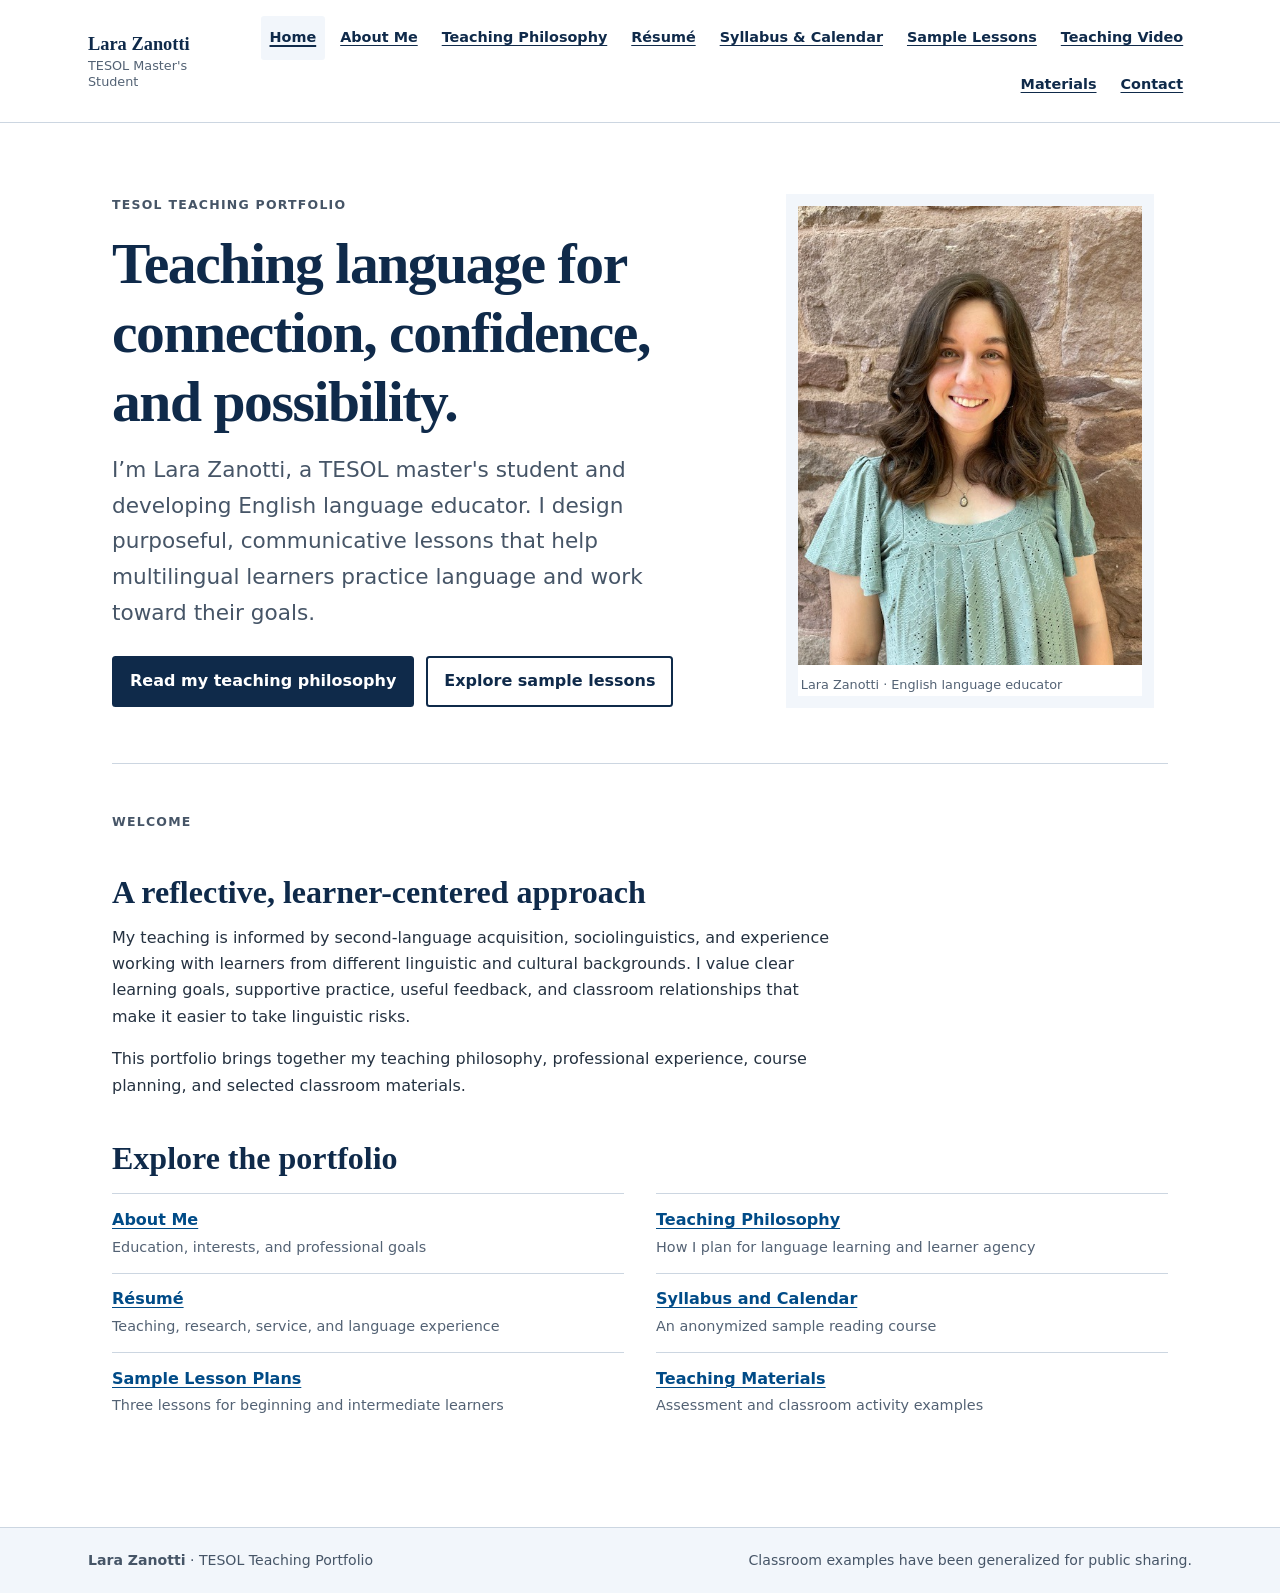
<file: index.html>
<!doctype html>
<html lang="en">
<head>
  <meta charset="utf-8">
  <meta name="viewport" content="width=device-width, initial-scale=1">
  <meta name="theme-color" content="#0f2a4a">
  <meta name="description" content="Lara Zanotti's TESOL teaching portfolio.">
  <title>Home | Lara Zanotti</title>
  <link rel="stylesheet" href="styles.css">
  <script src="script.js" defer></script>
</head>
<body>
  <a class="skip-link" href="#main">Skip to main content</a>
  <header class="site-header">
    <div class="header-inner">
      <a class="brand" href="index.html" aria-label="Lara Zanotti, home">
        <span class="brand-name">Lara Zanotti</span>
        <span class="brand-role">TESOL Master's Student</span>
      </a>
      <button class="nav-toggle" type="button" aria-expanded="false" aria-controls="primary-nav" aria-label="Open navigation menu">
        <span class="nav-toggle-lines" aria-hidden="true"></span>
      </button>
      <nav class="primary-nav" id="primary-nav" aria-label="Main navigation">
        <a href="index.html" aria-current="page">Home</a><a href="about.html">About Me</a><a href="teaching-philosophy.html">Teaching Philosophy</a><a href="resume.html">Résumé</a><a href="syllabus-calendar.html">Syllabus & Calendar</a><a href="lesson-plans.html">Sample Lessons</a><a href="teaching-video.html">Teaching Video</a><a href="materials.html">Materials</a><a href="contact.html">Contact</a>
      </nav>
    </div>
  </header>
  <main id="main" class="page-content">
    <section class="hero" aria-labelledby="home-title">
  <div class="hero-copy">
    <p class="eyebrow">TESOL teaching portfolio</p>
    <h1 id="home-title">Teaching language for connection, confidence, and possibility.</h1>
    <p class="lede">I’m Lara Zanotti, a TESOL master's student and developing English language educator. I design purposeful, communicative lessons that help multilingual learners practice language and work toward their goals.</p>
    <div class="action-row">
      <a class="button-link" href="teaching-philosophy.html">Read my teaching philosophy</a>
      <a class="button-link secondary" href="lesson-plans.html">Explore sample lessons</a>
    </div>
  </div>
  <figure class="hero-photo">
    <img src="assets/images/lara-zanotti-portrait.jpg" width="480" height="640" alt="Portrait of Lara Zanotti, TESOL master's student">
    <figcaption>Lara Zanotti · English language educator</figcaption>
  </figure>
</section>
<div class="section-rule"></div>
<section aria-labelledby="welcome-title">
  <p class="eyebrow">Welcome</p>
  <h2 id="welcome-title">A reflective, learner-centered approach</h2>
  <p>My teaching is informed by second-language acquisition, sociolinguistics, and experience working with learners from different linguistic and cultural backgrounds. I value clear learning goals, supportive practice, useful feedback, and classroom relationships that make it easier to take linguistic risks.</p>
  <p>This portfolio brings together my teaching philosophy, professional experience, course planning, and selected classroom materials.</p>
</section>
<section aria-labelledby="portfolio-links-title">
  <h2 id="portfolio-links-title">Explore the portfolio</h2>
  <ul class="text-link-list">
    <li><a href="about.html">About Me</a><br><span class="fine-print">Education, interests, and professional goals</span></li>
    <li><a href="teaching-philosophy.html">Teaching Philosophy</a><br><span class="fine-print">How I plan for language learning and learner agency</span></li>
    <li><a href="resume.html">Résumé</a><br><span class="fine-print">Teaching, research, service, and language experience</span></li>
    <li><a href="syllabus-calendar.html">Syllabus and Calendar</a><br><span class="fine-print">An anonymized sample reading course</span></li>
    <li><a href="lesson-plans.html">Sample Lesson Plans</a><br><span class="fine-print">Three lessons for beginning and intermediate learners</span></li>
    <li><a href="materials.html">Teaching Materials</a><br><span class="fine-print">Assessment and classroom activity examples</span></li>
  </ul>
</section>
  </main>
  <footer class="site-footer">
    <div class="footer-inner">
      <p><strong>Lara Zanotti</strong> · TESOL Teaching Portfolio</p>
      <p>Classroom examples have been generalized for public sharing.</p>
    </div>
  </footer>
</body>
</html>
</file>
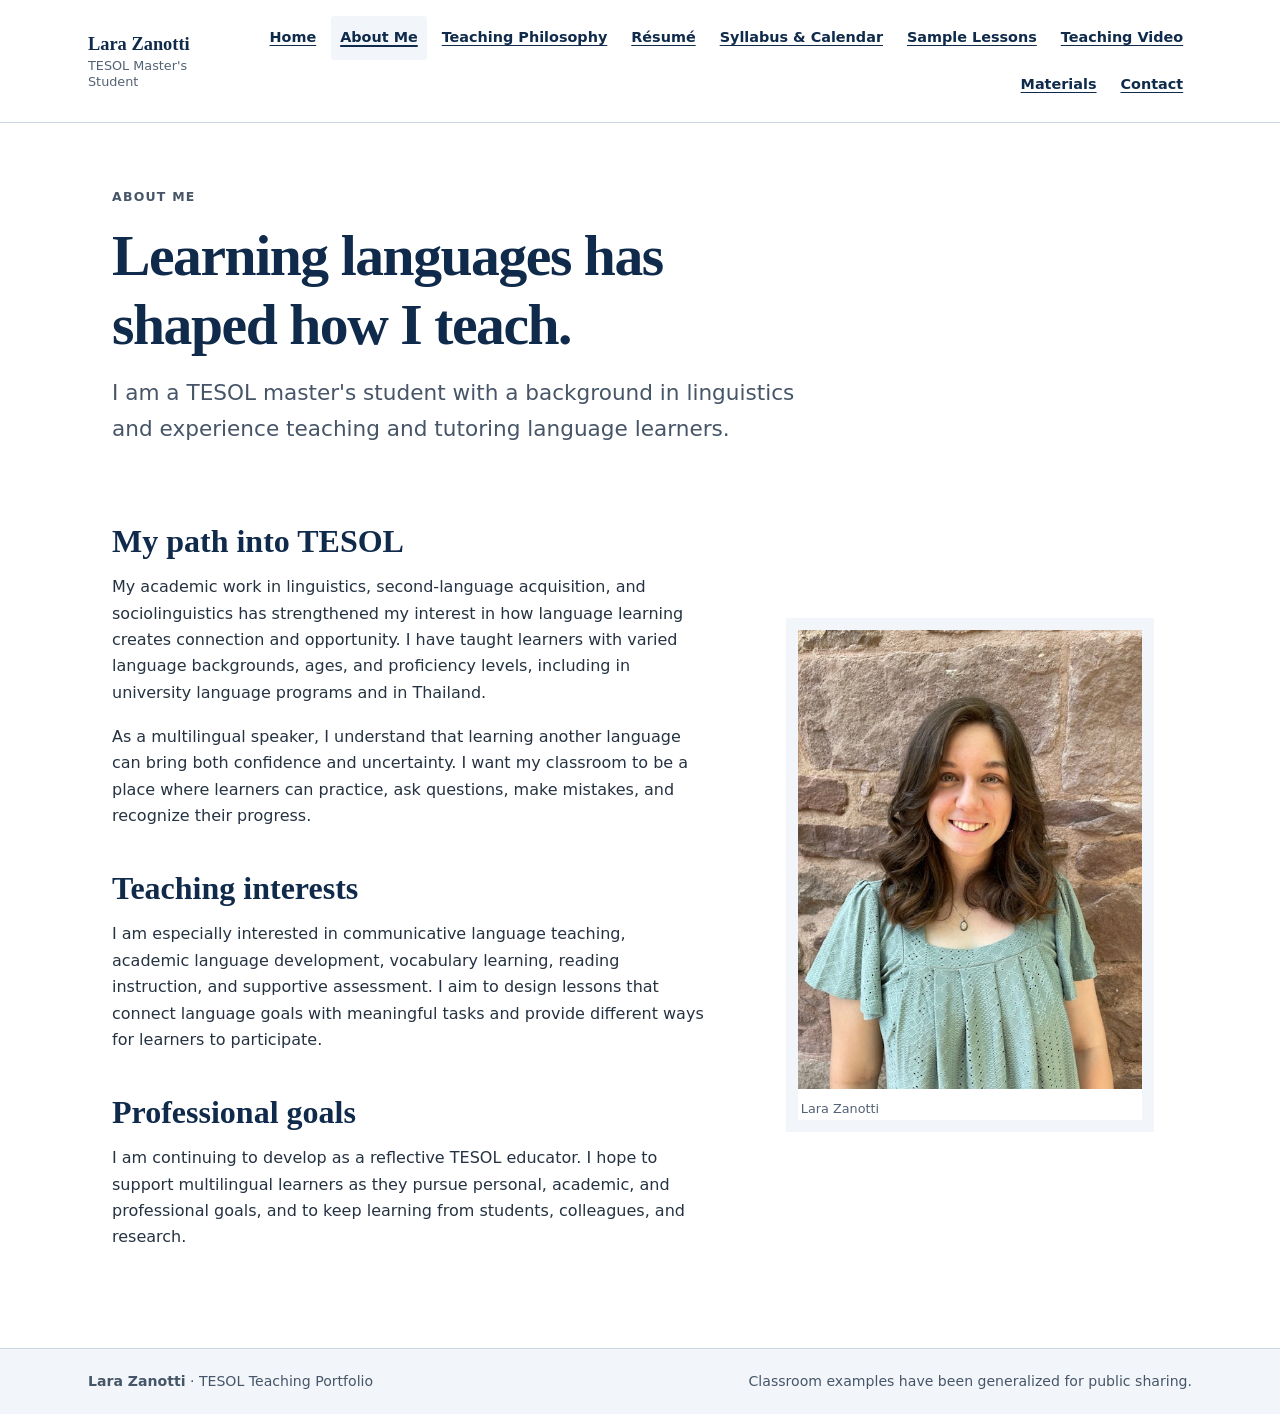
<file: about.html>
<!doctype html>
<html lang="en">
<head>
  <meta charset="utf-8">
  <meta name="viewport" content="width=device-width, initial-scale=1">
  <meta name="theme-color" content="#0f2a4a">
  <meta name="description" content="Lara Zanotti's TESOL teaching portfolio.">
  <title>About Me | Lara Zanotti</title>
  <link rel="stylesheet" href="styles.css">
  <script src="script.js" defer></script>
</head>
<body>
  <a class="skip-link" href="#main">Skip to main content</a>
  <header class="site-header">
    <div class="header-inner">
      <a class="brand" href="index.html" aria-label="Lara Zanotti, home">
        <span class="brand-name">Lara Zanotti</span>
        <span class="brand-role">TESOL Master's Student</span>
      </a>
      <button class="nav-toggle" type="button" aria-expanded="false" aria-controls="primary-nav" aria-label="Open navigation menu">
        <span class="nav-toggle-lines" aria-hidden="true"></span>
      </button>
      <nav class="primary-nav" id="primary-nav" aria-label="Main navigation">
        <a href="index.html">Home</a><a href="about.html" aria-current="page">About Me</a><a href="teaching-philosophy.html">Teaching Philosophy</a><a href="resume.html">Résumé</a><a href="syllabus-calendar.html">Syllabus & Calendar</a><a href="lesson-plans.html">Sample Lessons</a><a href="teaching-video.html">Teaching Video</a><a href="materials.html">Materials</a><a href="contact.html">Contact</a>
      </nav>
    </div>
  </header>
  <main id="main" class="page-content">
    <header class="page-intro">
  <p class="eyebrow">About me</p>
  <h1>Learning languages has shaped how I teach.</h1>
  <p class="lede">I am a TESOL master's student with a background in linguistics and experience teaching and tutoring language learners.</p>
</header>
<div class="hero">
  <div class="prose">
    <h2>My path into TESOL</h2>
    <p>My academic work in linguistics, second-language acquisition, and sociolinguistics has strengthened my interest in how language learning creates connection and opportunity. I have taught learners with varied language backgrounds, ages, and proficiency levels, including in university language programs and in Thailand.</p>
    <p>As a multilingual speaker, I understand that learning another language can bring both confidence and uncertainty. I want my classroom to be a place where learners can practice, ask questions, make mistakes, and recognize their progress.</p>
    <h2>Teaching interests</h2>
    <p>I am especially interested in communicative language teaching, academic language development, vocabulary learning, reading instruction, and supportive assessment. I aim to design lessons that connect language goals with meaningful tasks and provide different ways for learners to participate.</p>
    <h2>Professional goals</h2>
    <p>I am continuing to develop as a reflective TESOL educator. I hope to support multilingual learners as they pursue personal, academic, and professional goals, and to keep learning from students, colleagues, and research.</p>
  </div>
  <figure class="hero-photo">
    <img src="assets/images/lara-zanotti-portrait.jpg" width="480" height="640" alt="Portrait of Lara Zanotti">
    <figcaption>Lara Zanotti</figcaption>
  </figure>
</div>
  </main>
  <footer class="site-footer">
    <div class="footer-inner">
      <p><strong>Lara Zanotti</strong> · TESOL Teaching Portfolio</p>
      <p>Classroom examples have been generalized for public sharing.</p>
    </div>
  </footer>
</body>
</html>
</file>
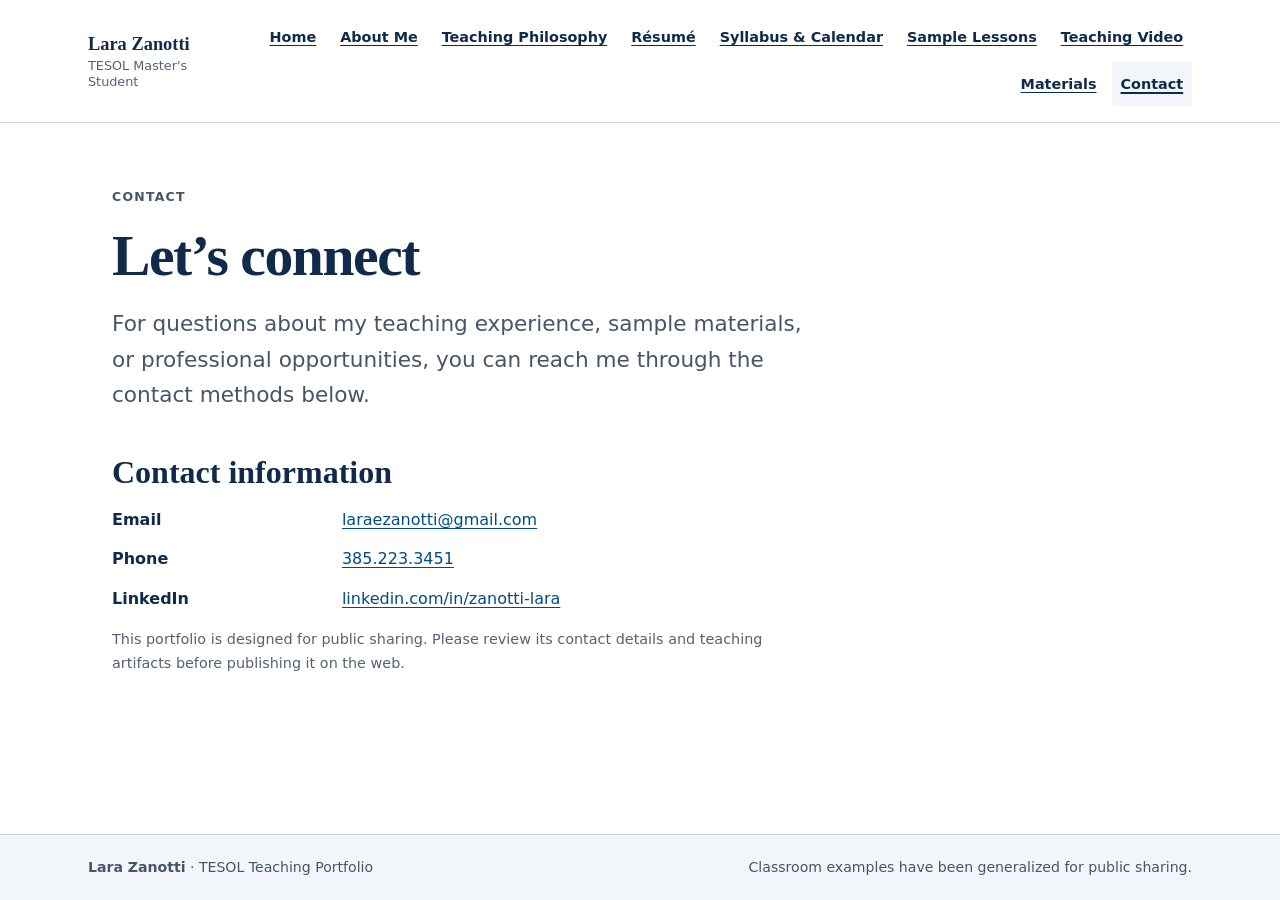
<file: contact.html>
<!doctype html>
<html lang="en">
<head>
  <meta charset="utf-8">
  <meta name="viewport" content="width=device-width, initial-scale=1">
  <meta name="theme-color" content="#0f2a4a">
  <meta name="description" content="Lara Zanotti's TESOL teaching portfolio.">
  <title>Contact | Lara Zanotti</title>
  <link rel="stylesheet" href="styles.css">
  <script src="script.js" defer></script>
</head>
<body>
  <a class="skip-link" href="#main">Skip to main content</a>
  <header class="site-header">
    <div class="header-inner">
      <a class="brand" href="index.html" aria-label="Lara Zanotti, home">
        <span class="brand-name">Lara Zanotti</span>
        <span class="brand-role">TESOL Master's Student</span>
      </a>
      <button class="nav-toggle" type="button" aria-expanded="false" aria-controls="primary-nav" aria-label="Open navigation menu">
        <span class="nav-toggle-lines" aria-hidden="true"></span>
      </button>
      <nav class="primary-nav" id="primary-nav" aria-label="Main navigation">
        <a href="index.html">Home</a><a href="about.html">About Me</a><a href="teaching-philosophy.html">Teaching Philosophy</a><a href="resume.html">Résumé</a><a href="syllabus-calendar.html">Syllabus & Calendar</a><a href="lesson-plans.html">Sample Lessons</a><a href="teaching-video.html">Teaching Video</a><a href="materials.html">Materials</a><a href="contact.html" aria-current="page">Contact</a>
      </nav>
    </div>
  </header>
  <main id="main" class="page-content">
    <header class="page-intro">
  <p class="eyebrow">Contact</p>
  <h1>Let’s connect</h1>
  <p class="lede">For questions about my teaching experience, sample materials, or professional opportunities, you can reach me through the contact methods below.</p>
</header>
<section aria-labelledby="contact-options">
  <h2 id="contact-options">Contact information</h2>
  <dl class="definition-list">
    <dt>Email</dt><dd><a href="mailto:laraezanotti@gmail.com">laraezanotti@gmail.com</a></dd>
    <dt>Phone</dt><dd><a href="tel:+13852233451">385.223.3451</a></dd>
    <dt>LinkedIn</dt><dd><a href="https://www.linkedin.com/in/zanotti-lara">linkedin.com/in/zanotti-lara</a></dd>
  </dl>
</section>
<p class="fine-print">This portfolio is designed for public sharing. Please review its contact details and teaching artifacts before publishing it on the web.</p>
  </main>
  <footer class="site-footer">
    <div class="footer-inner">
      <p><strong>Lara Zanotti</strong> · TESOL Teaching Portfolio</p>
      <p>Classroom examples have been generalized for public sharing.</p>
    </div>
  </footer>
</body>
</html>
</file>
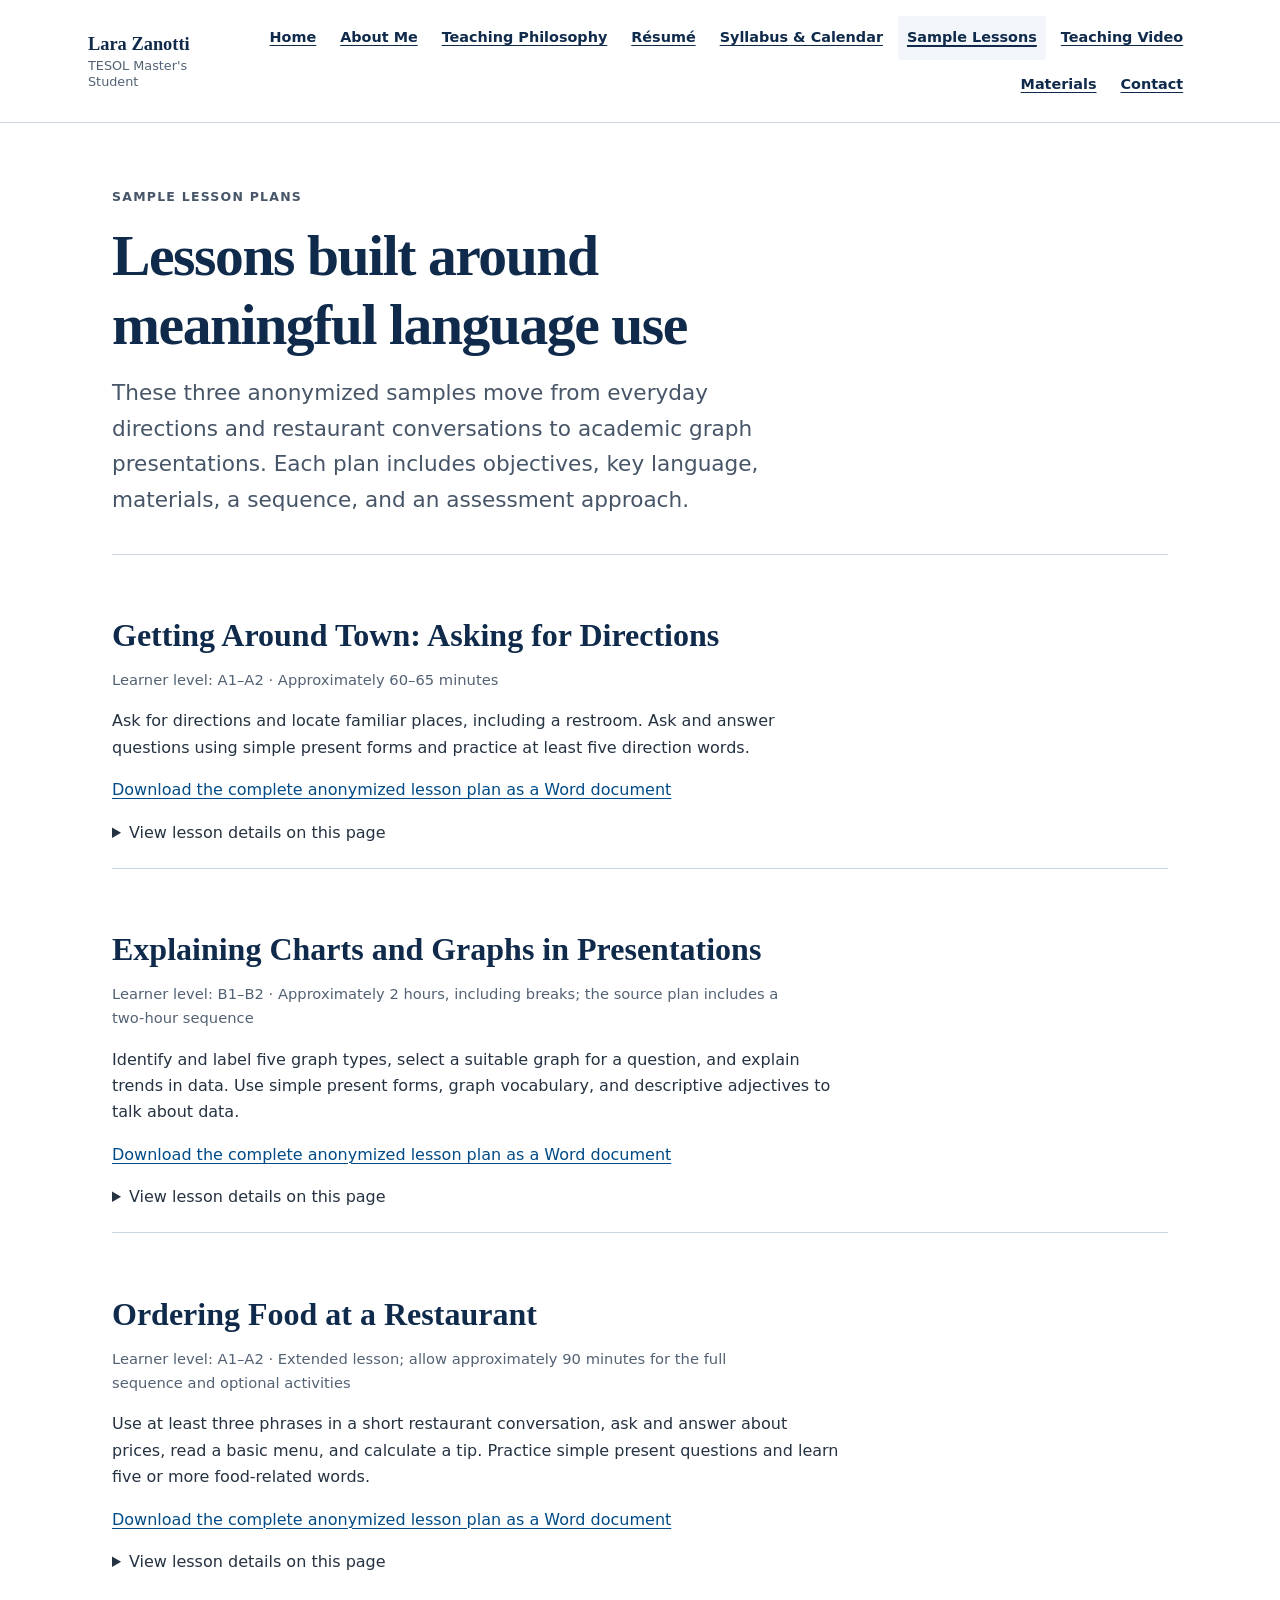
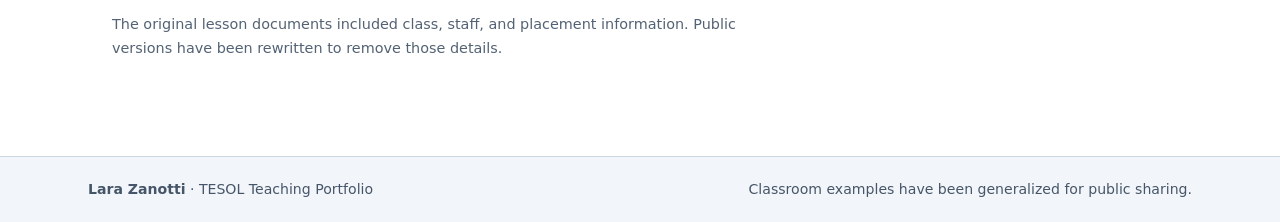
<file: lesson-plans.html>
<!doctype html>
<html lang="en">
<head>
  <meta charset="utf-8">
  <meta name="viewport" content="width=device-width, initial-scale=1">
  <meta name="theme-color" content="#0f2a4a">
  <meta name="description" content="Lara Zanotti's TESOL teaching portfolio.">
  <title>Sample Lesson Plans | Lara Zanotti</title>
  <link rel="stylesheet" href="styles.css">
  <script src="script.js" defer></script>
</head>
<body>
  <a class="skip-link" href="#main">Skip to main content</a>
  <header class="site-header">
    <div class="header-inner">
      <a class="brand" href="index.html" aria-label="Lara Zanotti, home">
        <span class="brand-name">Lara Zanotti</span>
        <span class="brand-role">TESOL Master's Student</span>
      </a>
      <button class="nav-toggle" type="button" aria-expanded="false" aria-controls="primary-nav" aria-label="Open navigation menu">
        <span class="nav-toggle-lines" aria-hidden="true"></span>
      </button>
      <nav class="primary-nav" id="primary-nav" aria-label="Main navigation">
        <a href="index.html">Home</a><a href="about.html">About Me</a><a href="teaching-philosophy.html">Teaching Philosophy</a><a href="resume.html">Résumé</a><a href="syllabus-calendar.html">Syllabus & Calendar</a><a href="lesson-plans.html" aria-current="page">Sample Lessons</a><a href="teaching-video.html">Teaching Video</a><a href="materials.html">Materials</a><a href="contact.html">Contact</a>
      </nav>
    </div>
  </header>
  <main id="main" class="page-content">
    <header class="page-intro">
  <p class="eyebrow">Sample lesson plans</p>
  <h1>Lessons built around meaningful language use</h1>
  <p class="lede">These three anonymized samples move from everyday directions and restaurant conversations to academic graph presentations. Each plan includes objectives, key language, materials, a sequence, and an assessment approach.</p>
</header>
<ol class="lesson-list"><li>
  <h2>Getting Around Town: Asking for Directions</h2>
  <p class="lesson-meta">Learner level: A1–A2 · Approximately 60–65 minutes</p>
  <p>Ask for directions and locate familiar places, including a restroom. Ask and answer questions using simple present forms and practice at least five direction words.</p>
  <p><a href="assets/documents/Lesson-Plan-Asking-for-Directions.docx" download>Download the complete anonymized lesson plan as a Word document</a></p>
  <details><summary>View lesson details on this page</summary>
    <h3>Objectives</h3><ul><li>Ask for directions and locate familiar places, including a restroom.</li><li>Ask and answer questions using simple present forms and practice at least five direction words.</li></ul><h3>Key language</h3><ul><li>left, right, straight, turn, go back, stop, follow</li><li>Where is the ___? Turn left. Go straight. Stop at the ___.</li></ul><h3>Materials</h3><ul><li>A simple town map, visual slides or board drawings, paper, and pencils. Colored pencils are optional.</li></ul><h3>Lesson sequence</h3><ul><li>Warm up with a question about how learners travel to class and briefly review location phrases.</li><li>Introduce direction vocabulary with gestures and visual examples; model a short exchange.</li><li>Have learners follow teacher-given directions, then take turns giving directions.</li><li>Use a projected or printed map for whole-class practice, then repeat the map task with a partner.</li><li>Partners role-play a visitor and a local. The visitor asks where a place is; the local gives directions using the map.</li><li>For an individual check, learners draw a map from spoken directions, compare maps, and revise their work.</li><li>Close with a 3–2–1 exit response: three new words, two phrases used, and one question.</li></ul><h3>Assessment and scaffolding</h3><ul><li>Listen for clear direction words during partner role-play. Review each learner’s map and exit response. Model one exchange first, use visual cues, and allow rehearsal with a partner before independent work.</li></ul>
  </details>
</li>
<li>
  <h2>Explaining Charts and Graphs in Presentations</h2>
  <p class="lesson-meta">Learner level: B1–B2 · Approximately 2 hours, including breaks; the source plan includes a two-hour sequence</p>
  <p>Identify and label five graph types, select a suitable graph for a question, and explain trends in data. Use simple present forms, graph vocabulary, and descriptive adjectives to talk about data.</p>
  <p><a href="assets/documents/Lesson-Plan-Explaining-Charts-and-Graphs.docx" download>Download the complete anonymized lesson plan as a Word document</a></p>
  <details><summary>View lesson details on this page</summary>
    <h3>Objectives</h3><ul><li>Identify and label five graph types, select a suitable graph for a question, and explain trends in data.</li><li>Use simple present forms, graph vocabulary, and descriptive adjectives to talk about data.</li></ul><h3>Key language</h3><ul><li>independent variable, dependent variable, x-axis, y-axis, pie chart, bar graph, box-and-whisker plot, scatterplot, line graph</li><li>This graph shows the effect of ___ on ___. As you can see here, ___. This is ___ because ___.</li></ul><h3>Materials</h3><ul><li>Board or display, paper, markers, short graph titles, sample charts, and a survey tool or equivalent paper survey.</li></ul><h3>Lesson sequence</h3><ul><li>Review presentation parts and descriptive adjectives, then explain the lesson objectives.</li><li>Model graph vocabulary by drawing and labeling examples. Learners copy and name the graphs.</li><li>As a class, match sample titles to graph types and explain why each graph fits.</li><li>Partners create titles, choose graph types, and share selected examples with the group.</li><li>Use a matching task to connect titles and graph forms. Model a short presentation of a graph, then guide the class through another example.</li><li>Partners practice explaining sample graphs using sentence frames and take turns as speaker and listener.</li><li>Pairs conduct a short class survey, organize results in a graph, and prepare an oral explanation.</li><li>Learners explain one graph type and when to use it, then review the objectives and prepare a group presentation if time allows.</li></ul><h3>Assessment and scaffolding</h3><ul><li>Assess graph selection and explanations during guided practice, partner presentations, and the survey task. Provide labeled models, sentence frames, and structured partner turns before asking learners to present independently.</li></ul>
  </details>
</li>
<li>
  <h2>Ordering Food at a Restaurant</h2>
  <p class="lesson-meta">Learner level: A1–A2 · Extended lesson; allow approximately 90 minutes for the full sequence and optional activities</p>
  <p>Use at least three phrases in a short restaurant conversation, ask and answer about prices, read a basic menu, and calculate a tip. Practice simple present questions and learn five or more food-related words.</p>
  <p><a href="assets/documents/Lesson-Plan-Ordering-Food.docx" download>Download the complete anonymized lesson plan as a Word document</a></p>
  <details><summary>View lesson details on this page</summary>
    <h3>Objectives</h3><ul><li>Use at least three phrases in a short restaurant conversation, ask and answer about prices, read a basic menu, and calculate a tip.</li><li>Practice simple present questions and learn five or more food-related words.</li></ul><h3>Key language</h3><ul><li>menu, order, with, without, sweet, salty, bland, spicy, bitter, sour</li><li>Can I get ___? I’ll take the ___. Can I get it to go? How much is ___?</li></ul><h3>Materials</h3><ul><li>Picture prompts or food items, sample menus with prices, flashcards, paper and markers, and optional digital vocabulary practice.</li></ul><h3>Lesson sequence</h3><ul><li>Begin with food pictures and invite learners to name dishes or identify ingredients. Review direction language from the previous lesson.</li><li>Introduce food and taste vocabulary with pictures, objects, and clear examples.</li><li>Use a quick passing game for learners to practice ordering a pictured item. Invite learners to describe foods with adjectives.</li><li>Model how a menu is organized. Learners locate items and prices, first together and then with a partner.</li><li>Partners practice ordering from a menu. Add a short listening example, then repeat a customer-and-server role-play.</li><li>Discuss tipping as part of the sample restaurant interaction. Learners create a simple restaurant menu and take turns being the customer and server.</li><li>Close by revisiting the objectives and inviting questions. Optional extensions include food bingo or a telephone message game.</li></ul><h3>Assessment and scaffolding</h3><ul><li>Listen for understandable orders, price questions, and responses during the role-play. Check whether learners can find items and prices on a menu. Model each exchange, use picture prompts and sentence frames, and let pairs rehearse before the restaurant simulation.</li></ul>
  </details>
</li></ol>
<p class="fine-print">The original lesson documents included class, staff, and placement information. Public versions have been rewritten to remove those details.</p>
  </main>
  <footer class="site-footer">
    <div class="footer-inner">
      <p><strong>Lara Zanotti</strong> · TESOL Teaching Portfolio</p>
      <p>Classroom examples have been generalized for public sharing.</p>
    </div>
  </footer>
</body>
</html>
</file>
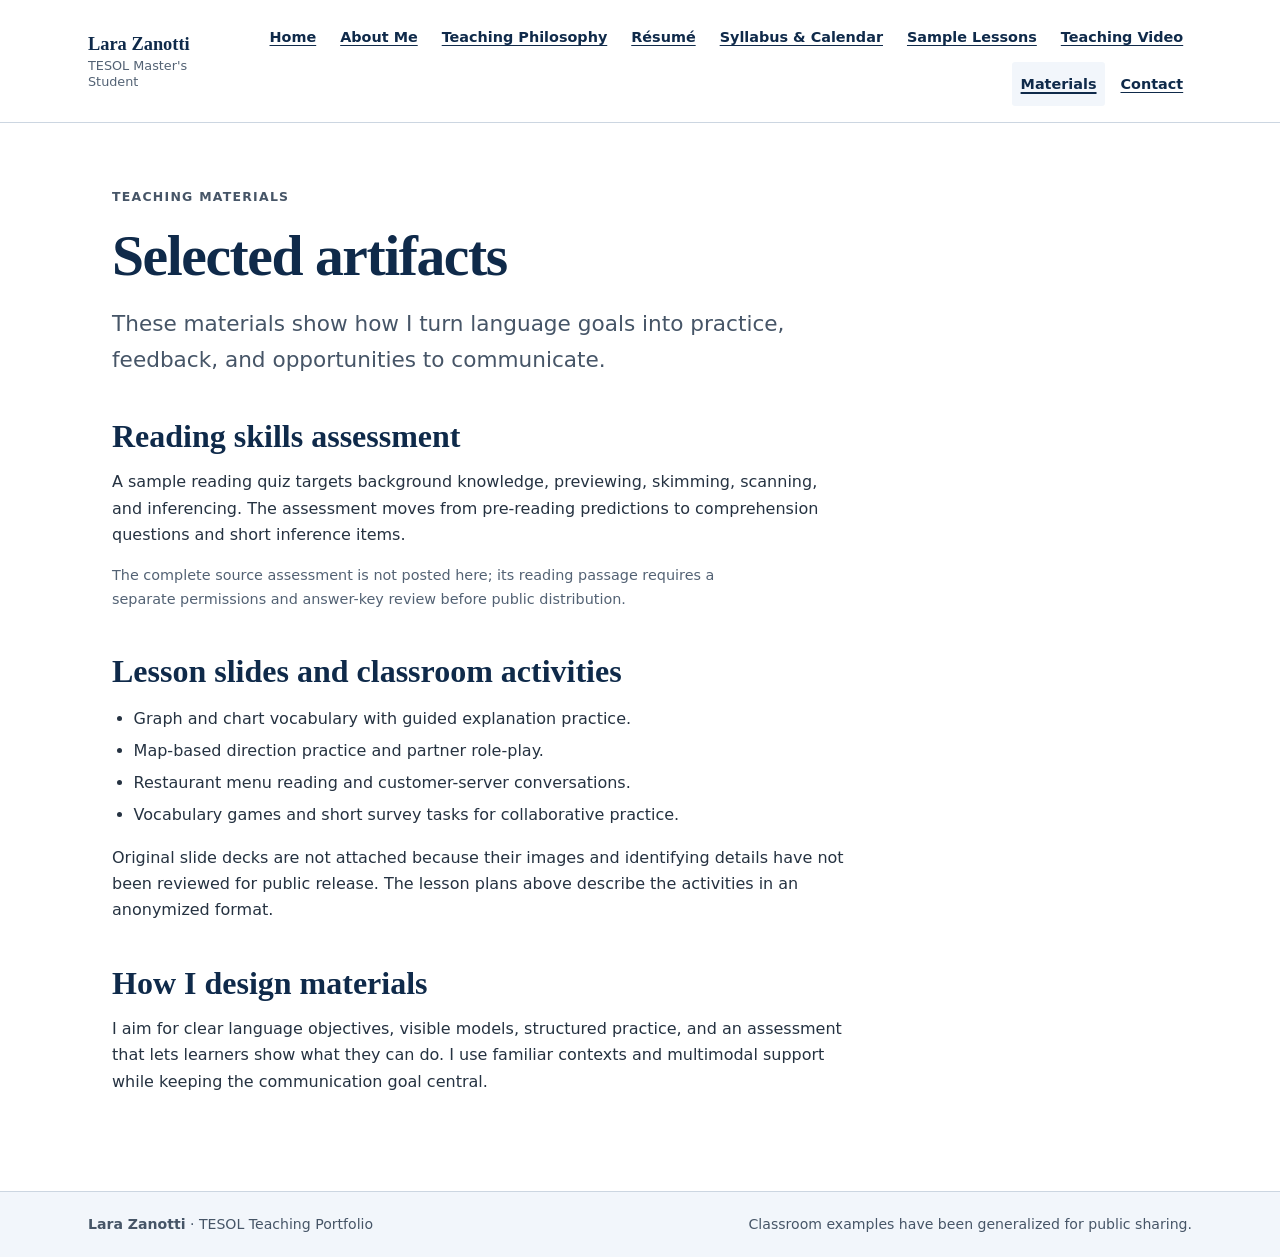
<file: materials.html>
<!doctype html>
<html lang="en">
<head>
  <meta charset="utf-8">
  <meta name="viewport" content="width=device-width, initial-scale=1">
  <meta name="theme-color" content="#0f2a4a">
  <meta name="description" content="Lara Zanotti's TESOL teaching portfolio.">
  <title>Teaching Materials | Lara Zanotti</title>
  <link rel="stylesheet" href="styles.css">
  <script src="script.js" defer></script>
</head>
<body>
  <a class="skip-link" href="#main">Skip to main content</a>
  <header class="site-header">
    <div class="header-inner">
      <a class="brand" href="index.html" aria-label="Lara Zanotti, home">
        <span class="brand-name">Lara Zanotti</span>
        <span class="brand-role">TESOL Master's Student</span>
      </a>
      <button class="nav-toggle" type="button" aria-expanded="false" aria-controls="primary-nav" aria-label="Open navigation menu">
        <span class="nav-toggle-lines" aria-hidden="true"></span>
      </button>
      <nav class="primary-nav" id="primary-nav" aria-label="Main navigation">
        <a href="index.html">Home</a><a href="about.html">About Me</a><a href="teaching-philosophy.html">Teaching Philosophy</a><a href="resume.html">Résumé</a><a href="syllabus-calendar.html">Syllabus & Calendar</a><a href="lesson-plans.html">Sample Lessons</a><a href="teaching-video.html">Teaching Video</a><a href="materials.html" aria-current="page">Materials</a><a href="contact.html">Contact</a>
      </nav>
    </div>
  </header>
  <main id="main" class="page-content">
    <header class="page-intro">
  <p class="eyebrow">Teaching materials</p>
  <h1>Selected artifacts</h1>
  <p class="lede">These materials show how I turn language goals into practice, feedback, and opportunities to communicate.</p>
</header>
<section aria-labelledby="assessment-artifact">
  <h2 id="assessment-artifact">Reading skills assessment</h2>
  <p>A sample reading quiz targets background knowledge, previewing, skimming, scanning, and inferencing. The assessment moves from pre-reading predictions to comprehension questions and short inference items.</p>
  <p class="fine-print">The complete source assessment is not posted here; its reading passage requires a separate permissions and answer-key review before public distribution.</p>
</section>
<section aria-labelledby="slide-artifacts">
  <h2 id="slide-artifacts">Lesson slides and classroom activities</h2>
  <ul><li>Graph and chart vocabulary with guided explanation practice.</li><li>Map-based direction practice and partner role-play.</li><li>Restaurant menu reading and customer-server conversations.</li><li>Vocabulary games and short survey tasks for collaborative practice.</li></ul>
  <p>Original slide decks are not attached because their images and identifying details have not been reviewed for public release. The lesson plans above describe the activities in an anonymized format.</p>
</section>
<section aria-labelledby="artifact-principles">
  <h2 id="artifact-principles">How I design materials</h2>
  <p>I aim for clear language objectives, visible models, structured practice, and an assessment that lets learners show what they can do. I use familiar contexts and multimodal support while keeping the communication goal central.</p>
</section>
  </main>
  <footer class="site-footer">
    <div class="footer-inner">
      <p><strong>Lara Zanotti</strong> · TESOL Teaching Portfolio</p>
      <p>Classroom examples have been generalized for public sharing.</p>
    </div>
  </footer>
</body>
</html>
</file>
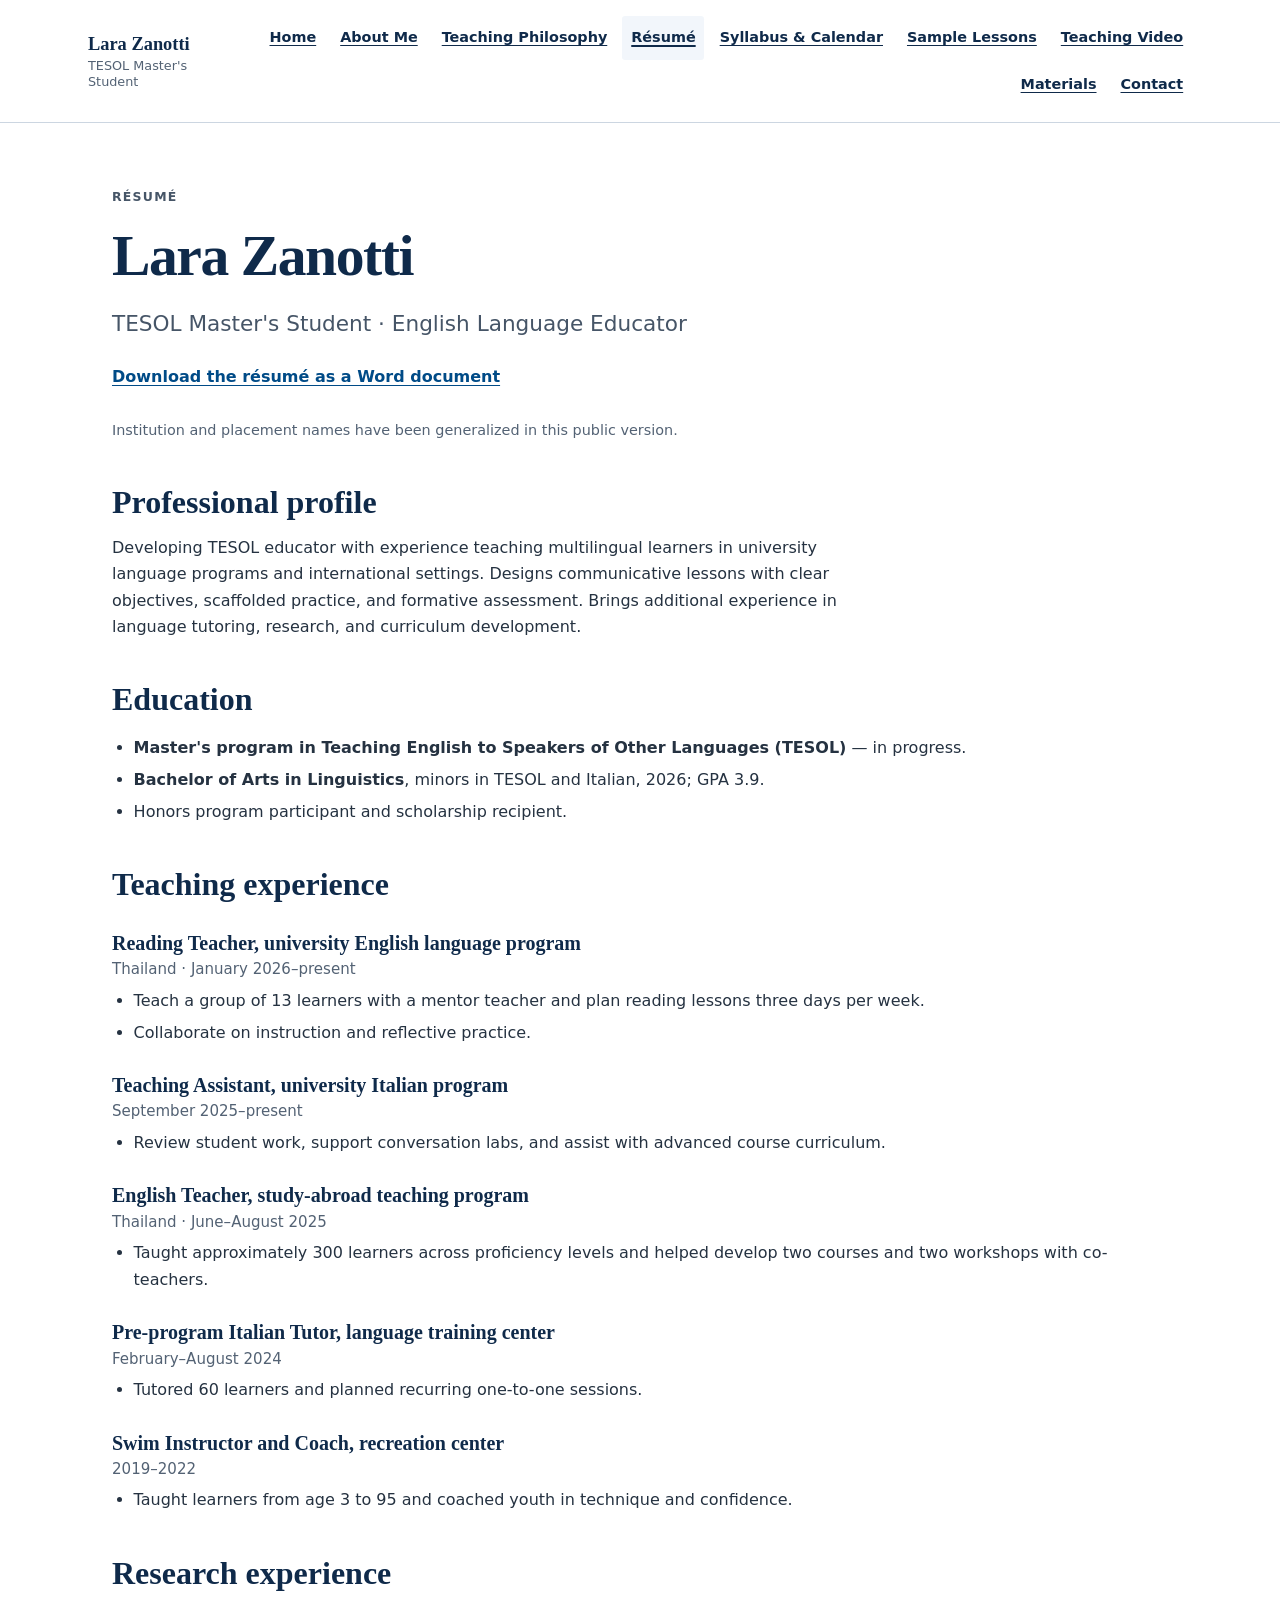
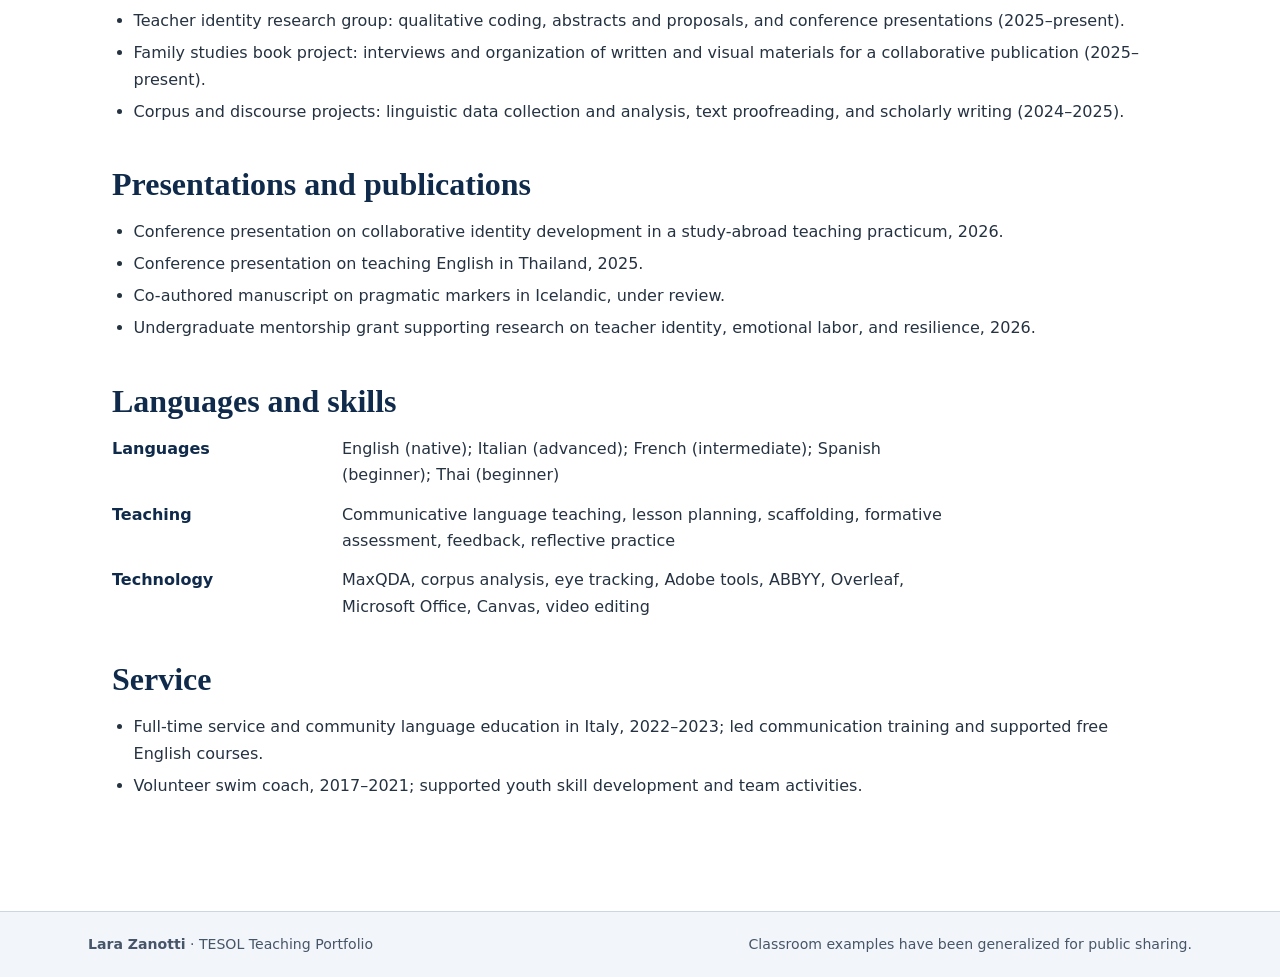
<file: resume.html>
<!doctype html>
<html lang="en">
<head>
  <meta charset="utf-8">
  <meta name="viewport" content="width=device-width, initial-scale=1">
  <meta name="theme-color" content="#0f2a4a">
  <meta name="description" content="Lara Zanotti's TESOL teaching portfolio.">
  <title>Résumé | Lara Zanotti</title>
  <link rel="stylesheet" href="styles.css">
  <script src="script.js" defer></script>
</head>
<body>
  <a class="skip-link" href="#main">Skip to main content</a>
  <header class="site-header">
    <div class="header-inner">
      <a class="brand" href="index.html" aria-label="Lara Zanotti, home">
        <span class="brand-name">Lara Zanotti</span>
        <span class="brand-role">TESOL Master's Student</span>
      </a>
      <button class="nav-toggle" type="button" aria-expanded="false" aria-controls="primary-nav" aria-label="Open navigation menu">
        <span class="nav-toggle-lines" aria-hidden="true"></span>
      </button>
      <nav class="primary-nav" id="primary-nav" aria-label="Main navigation">
        <a href="index.html">Home</a><a href="about.html">About Me</a><a href="teaching-philosophy.html">Teaching Philosophy</a><a href="resume.html" aria-current="page">Résumé</a><a href="syllabus-calendar.html">Syllabus & Calendar</a><a href="lesson-plans.html">Sample Lessons</a><a href="teaching-video.html">Teaching Video</a><a href="materials.html">Materials</a><a href="contact.html">Contact</a>
      </nav>
    </div>
  </header>
  <main id="main" class="page-content">
    <header class="page-intro">
  <p class="eyebrow">Résumé</p>
  <h1>Lara Zanotti</h1>
  <p class="lede">TESOL Master's Student · English Language Educator</p>
  <p><a class="download-link" href="assets/documents/Lara-Zanotti-Resume.docx" download>Download the résumé as a Word document</a></p>
  <p class="fine-print">Institution and placement names have been generalized in this public version.</p>
</header>
<section class="resume-section" aria-labelledby="profile-heading">
  <h2 id="profile-heading">Professional profile</h2>
  <p>Developing TESOL educator with experience teaching multilingual learners in university language programs and international settings. Designs communicative lessons with clear objectives, scaffolded practice, and formative assessment. Brings additional experience in language tutoring, research, and curriculum development.</p>
</section>
<section class="resume-section" aria-labelledby="education-heading">
  <h2 id="education-heading">Education</h2>
  <ul><li><strong>Master's program in Teaching English to Speakers of Other Languages (TESOL)</strong> — in progress.</li><li><strong>Bachelor of Arts in Linguistics</strong>, minors in TESOL and Italian, 2026; GPA 3.9.</li><li>Honors program participant and scholarship recipient.</li></ul>
</section>
<section class="resume-section" aria-labelledby="teaching-heading">
  <h2 id="teaching-heading">Teaching experience</h2>
  <div class="resume-entry"><h3>Reading Teacher, university English language program</h3><p>Thailand · January 2026–present</p><ul><li>Teach a group of 13 learners with a mentor teacher and plan reading lessons three days per week.</li><li>Collaborate on instruction and reflective practice.</li></ul></div>
  <div class="resume-entry"><h3>Teaching Assistant, university Italian program</h3><p>September 2025–present</p><ul><li>Review student work, support conversation labs, and assist with advanced course curriculum.</li></ul></div>
  <div class="resume-entry"><h3>English Teacher, study-abroad teaching program</h3><p>Thailand · June–August 2025</p><ul><li>Taught approximately 300 learners across proficiency levels and helped develop two courses and two workshops with co-teachers.</li></ul></div>
  <div class="resume-entry"><h3>Pre-program Italian Tutor, language training center</h3><p>February–August 2024</p><ul><li>Tutored 60 learners and planned recurring one-to-one sessions.</li></ul></div>
  <div class="resume-entry"><h3>Swim Instructor and Coach, recreation center</h3><p>2019–2022</p><ul><li>Taught learners from age 3 to 95 and coached youth in technique and confidence.</li></ul></div>
</section>
<section class="resume-section" aria-labelledby="research-heading">
  <h2 id="research-heading">Research experience</h2>
  <ul><li>Teacher identity research group: qualitative coding, abstracts and proposals, and conference presentations (2025–present).</li><li>Family studies book project: interviews and organization of written and visual materials for a collaborative publication (2025–present).</li><li>Corpus and discourse projects: linguistic data collection and analysis, text proofreading, and scholarly writing (2024–2025).</li></ul>
</section>
<section class="resume-section" aria-labelledby="scholarship-heading">
  <h2 id="scholarship-heading">Presentations and publications</h2>
  <ul><li>Conference presentation on collaborative identity development in a study-abroad teaching practicum, 2026.</li><li>Conference presentation on teaching English in Thailand, 2025.</li><li>Co-authored manuscript on pragmatic markers in Icelandic, under review.</li><li>Undergraduate mentorship grant supporting research on teacher identity, emotional labor, and resilience, 2026.</li></ul>
</section>
<section class="resume-section" aria-labelledby="languages-heading">
  <h2 id="languages-heading">Languages and skills</h2>
  <dl class="definition-list"><dt>Languages</dt><dd>English (native); Italian (advanced); French (intermediate); Spanish (beginner); Thai (beginner)</dd><dt>Teaching</dt><dd>Communicative language teaching, lesson planning, scaffolding, formative assessment, feedback, reflective practice</dd><dt>Technology</dt><dd>MaxQDA, corpus analysis, eye tracking, Adobe tools, ABBYY, Overleaf, Microsoft Office, Canvas, video editing</dd></dl>
</section>
<section class="resume-section" aria-labelledby="service-heading">
  <h2 id="service-heading">Service</h2>
  <ul><li>Full-time service and community language education in Italy, 2022–2023; led communication training and supported free English courses.</li><li>Volunteer swim coach, 2017–2021; supported youth skill development and team activities.</li></ul>
</section>
  </main>
  <footer class="site-footer">
    <div class="footer-inner">
      <p><strong>Lara Zanotti</strong> · TESOL Teaching Portfolio</p>
      <p>Classroom examples have been generalized for public sharing.</p>
    </div>
  </footer>
</body>
</html>
</file>
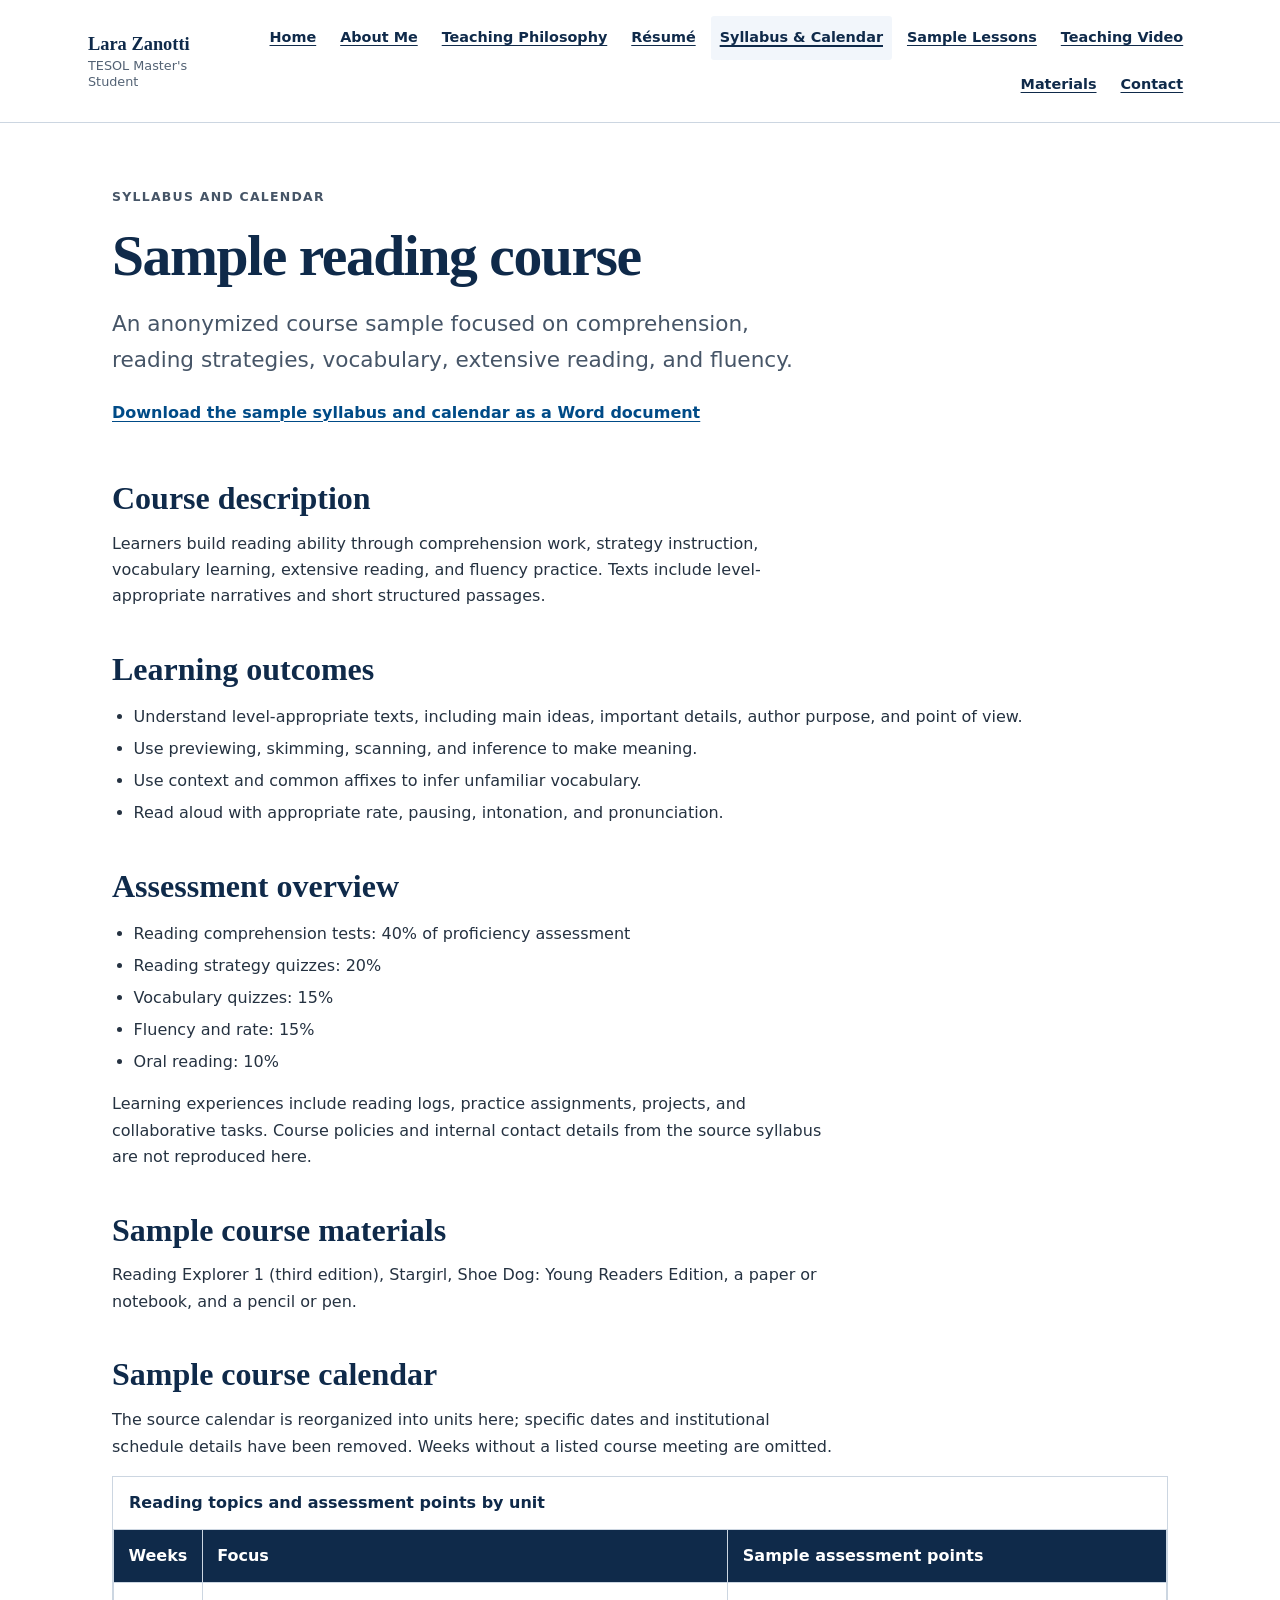
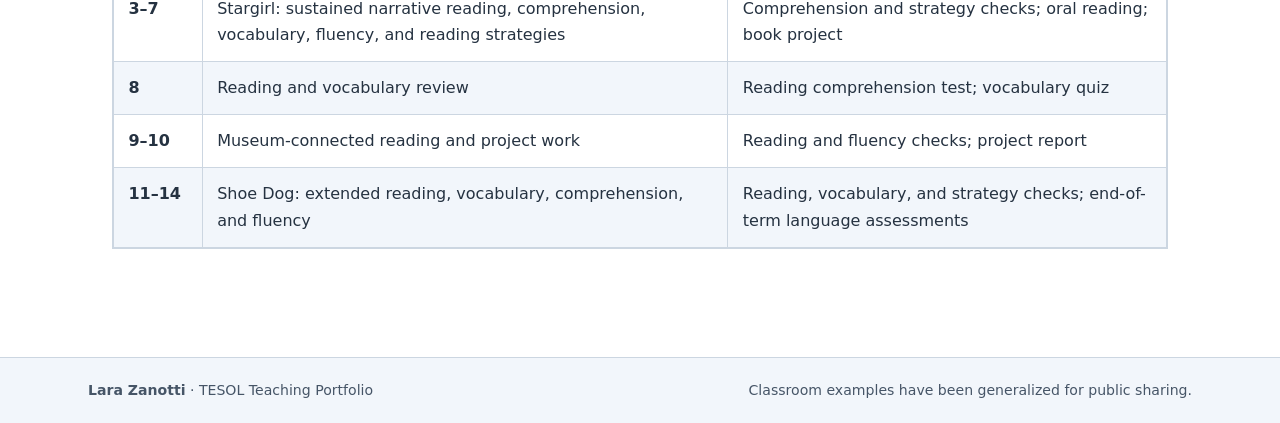
<file: syllabus-calendar.html>
<!doctype html>
<html lang="en">
<head>
  <meta charset="utf-8">
  <meta name="viewport" content="width=device-width, initial-scale=1">
  <meta name="theme-color" content="#0f2a4a">
  <meta name="description" content="Lara Zanotti's TESOL teaching portfolio.">
  <title>Syllabus and Calendar | Lara Zanotti</title>
  <link rel="stylesheet" href="styles.css">
  <script src="script.js" defer></script>
</head>
<body>
  <a class="skip-link" href="#main">Skip to main content</a>
  <header class="site-header">
    <div class="header-inner">
      <a class="brand" href="index.html" aria-label="Lara Zanotti, home">
        <span class="brand-name">Lara Zanotti</span>
        <span class="brand-role">TESOL Master's Student</span>
      </a>
      <button class="nav-toggle" type="button" aria-expanded="false" aria-controls="primary-nav" aria-label="Open navigation menu">
        <span class="nav-toggle-lines" aria-hidden="true"></span>
      </button>
      <nav class="primary-nav" id="primary-nav" aria-label="Main navigation">
        <a href="index.html">Home</a><a href="about.html">About Me</a><a href="teaching-philosophy.html">Teaching Philosophy</a><a href="resume.html">Résumé</a><a href="syllabus-calendar.html" aria-current="page">Syllabus & Calendar</a><a href="lesson-plans.html">Sample Lessons</a><a href="teaching-video.html">Teaching Video</a><a href="materials.html">Materials</a><a href="contact.html">Contact</a>
      </nav>
    </div>
  </header>
  <main id="main" class="page-content">
    <header class="page-intro">
  <p class="eyebrow">Syllabus and calendar</p>
  <h1>Sample reading course</h1>
  <p class="lede">An anonymized course sample focused on comprehension, reading strategies, vocabulary, extensive reading, and fluency.</p>
  <p><a class="download-link" href="assets/documents/Sample-Reading-Course-Syllabus-and-Calendar.docx" download>Download the sample syllabus and calendar as a Word document</a></p>
</header>
<section aria-labelledby="course-description">
  <h2 id="course-description">Course description</h2>
  <p>Learners build reading ability through comprehension work, strategy instruction, vocabulary learning, extensive reading, and fluency practice. Texts include level-appropriate narratives and short structured passages.</p>
</section>
<section aria-labelledby="course-outcomes">
  <h2 id="course-outcomes">Learning outcomes</h2>
  <ul><li>Understand level-appropriate texts, including main ideas, important details, author purpose, and point of view.</li><li>Use previewing, skimming, scanning, and inference to make meaning.</li><li>Use context and common affixes to infer unfamiliar vocabulary.</li><li>Read aloud with appropriate rate, pausing, intonation, and pronunciation.</li></ul>
</section>
<section aria-labelledby="course-assessment">
  <h2 id="course-assessment">Assessment overview</h2>
  <ul><li>Reading comprehension tests: 40% of proficiency assessment</li><li>Reading strategy quizzes: 20%</li><li>Vocabulary quizzes: 15%</li><li>Fluency and rate: 15%</li><li>Oral reading: 10%</li></ul>
  <p>Learning experiences include reading logs, practice assignments, projects, and collaborative tasks. Course policies and internal contact details from the source syllabus are not reproduced here.</p>
</section>
<section aria-labelledby="course-materials">
  <h2 id="course-materials">Sample course materials</h2>
  <p>Reading Explorer 1 (third edition), Stargirl, Shoe Dog: Young Readers Edition, a paper or notebook, and a pencil or pen.</p>
</section>
<section aria-labelledby="calendar-title">
  <h2 id="calendar-title">Sample course calendar</h2>
  <p>The source calendar is reorganized into units here; specific dates and institutional schedule details have been removed. Weeks without a listed course meeting are omitted.</p>
  <div class="table-wrap" role="region" aria-label="Sample reading course calendar" tabindex="0">
    <table>
      <caption>Reading topics and assessment points by unit</caption>
      <thead><tr><th scope="col">Weeks</th><th scope="col">Focus</th><th scope="col">Sample assessment points</th></tr></thead>
      <tbody>
        <tr><th scope="row">3–7</th><td>Stargirl: sustained narrative reading, comprehension, vocabulary, fluency, and reading strategies</td><td>Comprehension and strategy checks; oral reading; book project</td></tr>
        <tr><th scope="row">8</th><td>Reading and vocabulary review</td><td>Reading comprehension test; vocabulary quiz</td></tr>
        <tr><th scope="row">9–10</th><td>Museum-connected reading and project work</td><td>Reading and fluency checks; project report</td></tr>
        <tr><th scope="row">11–14</th><td>Shoe Dog: extended reading, vocabulary, comprehension, and fluency</td><td>Reading, vocabulary, and strategy checks; end-of-term language assessments</td></tr>
      </tbody>
    </table>
  </div>
</section>
  </main>
  <footer class="site-footer">
    <div class="footer-inner">
      <p><strong>Lara Zanotti</strong> · TESOL Teaching Portfolio</p>
      <p>Classroom examples have been generalized for public sharing.</p>
    </div>
  </footer>
</body>
</html>
</file>
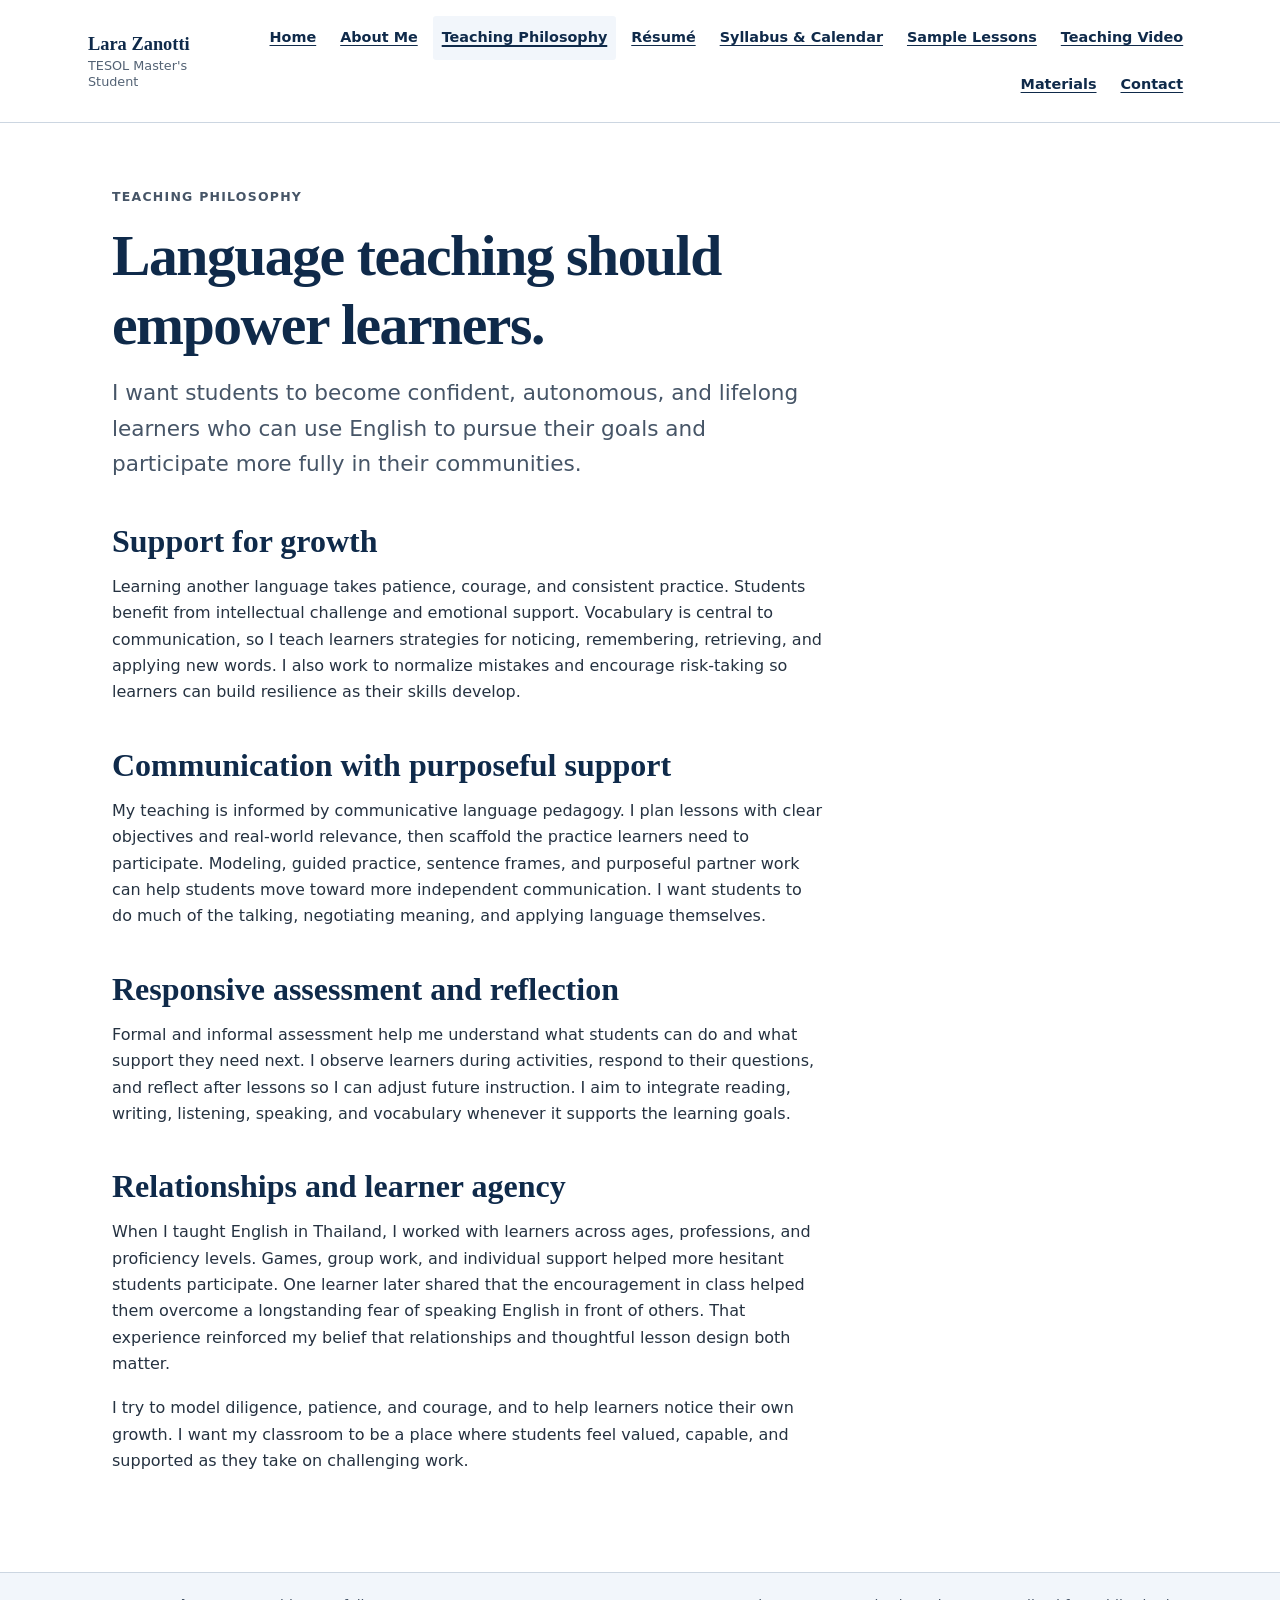
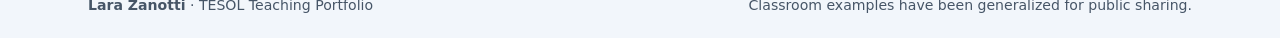
<file: teaching-philosophy.html>
<!doctype html>
<html lang="en">
<head>
  <meta charset="utf-8">
  <meta name="viewport" content="width=device-width, initial-scale=1">
  <meta name="theme-color" content="#0f2a4a">
  <meta name="description" content="Lara Zanotti's TESOL teaching portfolio.">
  <title>Teaching Philosophy | Lara Zanotti</title>
  <link rel="stylesheet" href="styles.css">
  <script src="script.js" defer></script>
</head>
<body>
  <a class="skip-link" href="#main">Skip to main content</a>
  <header class="site-header">
    <div class="header-inner">
      <a class="brand" href="index.html" aria-label="Lara Zanotti, home">
        <span class="brand-name">Lara Zanotti</span>
        <span class="brand-role">TESOL Master's Student</span>
      </a>
      <button class="nav-toggle" type="button" aria-expanded="false" aria-controls="primary-nav" aria-label="Open navigation menu">
        <span class="nav-toggle-lines" aria-hidden="true"></span>
      </button>
      <nav class="primary-nav" id="primary-nav" aria-label="Main navigation">
        <a href="index.html">Home</a><a href="about.html">About Me</a><a href="teaching-philosophy.html" aria-current="page">Teaching Philosophy</a><a href="resume.html">Résumé</a><a href="syllabus-calendar.html">Syllabus & Calendar</a><a href="lesson-plans.html">Sample Lessons</a><a href="teaching-video.html">Teaching Video</a><a href="materials.html">Materials</a><a href="contact.html">Contact</a>
      </nav>
    </div>
  </header>
  <main id="main" class="page-content">
    <header class="page-intro">
  <p class="eyebrow">Teaching philosophy</p>
  <h1>Language teaching should empower learners.</h1>
  <p class="lede">I want students to become confident, autonomous, and lifelong learners who can use English to pursue their goals and participate more fully in their communities.</p>
</header>
<article class="prose">
  <h2>Support for growth</h2>
  <p>Learning another language takes patience, courage, and consistent practice. Students benefit from intellectual challenge and emotional support. Vocabulary is central to communication, so I teach learners strategies for noticing, remembering, retrieving, and applying new words. I also work to normalize mistakes and encourage risk-taking so learners can build resilience as their skills develop.</p>
  <h2>Communication with purposeful support</h2>
  <p>My teaching is informed by communicative language pedagogy. I plan lessons with clear objectives and real-world relevance, then scaffold the practice learners need to participate. Modeling, guided practice, sentence frames, and purposeful partner work can help students move toward more independent communication. I want students to do much of the talking, negotiating meaning, and applying language themselves.</p>
  <h2>Responsive assessment and reflection</h2>
  <p>Formal and informal assessment help me understand what students can do and what support they need next. I observe learners during activities, respond to their questions, and reflect after lessons so I can adjust future instruction. I aim to integrate reading, writing, listening, speaking, and vocabulary whenever it supports the learning goals.</p>
  <h2>Relationships and learner agency</h2>
  <p>When I taught English in Thailand, I worked with learners across ages, professions, and proficiency levels. Games, group work, and individual support helped more hesitant students participate. One learner later shared that the encouragement in class helped them overcome a longstanding fear of speaking English in front of others. That experience reinforced my belief that relationships and thoughtful lesson design both matter.</p>
  <p>I try to model diligence, patience, and courage, and to help learners notice their own growth. I want my classroom to be a place where students feel valued, capable, and supported as they take on challenging work.</p>
</article>
  </main>
  <footer class="site-footer">
    <div class="footer-inner">
      <p><strong>Lara Zanotti</strong> · TESOL Teaching Portfolio</p>
      <p>Classroom examples have been generalized for public sharing.</p>
    </div>
  </footer>
</body>
</html>
</file>
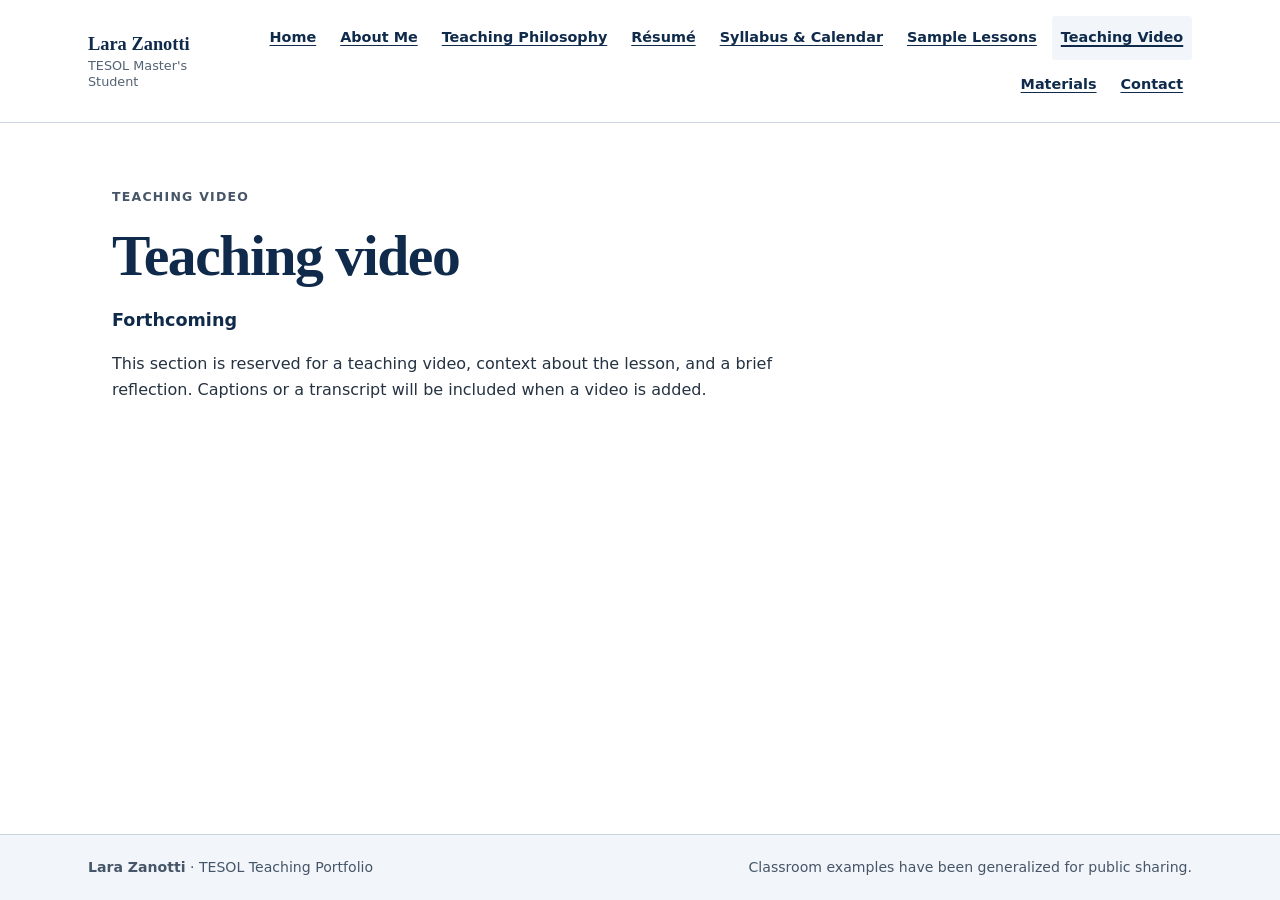
<file: teaching-video.html>
<!doctype html>
<html lang="en">
<head>
  <meta charset="utf-8">
  <meta name="viewport" content="width=device-width, initial-scale=1">
  <meta name="theme-color" content="#0f2a4a">
  <meta name="description" content="Lara Zanotti's TESOL teaching portfolio.">
  <title>Teaching Video | Lara Zanotti</title>
  <link rel="stylesheet" href="styles.css">
  <script src="script.js" defer></script>
</head>
<body>
  <a class="skip-link" href="#main">Skip to main content</a>
  <header class="site-header">
    <div class="header-inner">
      <a class="brand" href="index.html" aria-label="Lara Zanotti, home">
        <span class="brand-name">Lara Zanotti</span>
        <span class="brand-role">TESOL Master's Student</span>
      </a>
      <button class="nav-toggle" type="button" aria-expanded="false" aria-controls="primary-nav" aria-label="Open navigation menu">
        <span class="nav-toggle-lines" aria-hidden="true"></span>
      </button>
      <nav class="primary-nav" id="primary-nav" aria-label="Main navigation">
        <a href="index.html">Home</a><a href="about.html">About Me</a><a href="teaching-philosophy.html">Teaching Philosophy</a><a href="resume.html">Résumé</a><a href="syllabus-calendar.html">Syllabus & Calendar</a><a href="lesson-plans.html">Sample Lessons</a><a href="teaching-video.html" aria-current="page">Teaching Video</a><a href="materials.html">Materials</a><a href="contact.html">Contact</a>
      </nav>
    </div>
  </header>
  <main id="main" class="page-content">
    <header class="page-intro">
  <p class="eyebrow">Teaching video</p>
  <h1>Teaching video</h1>
  <p class="status-line">Forthcoming</p>
  <p>This section is reserved for a teaching video, context about the lesson, and a brief reflection. Captions or a transcript will be included when a video is added.</p>
</header>
  </main>
  <footer class="site-footer">
    <div class="footer-inner">
      <p><strong>Lara Zanotti</strong> · TESOL Teaching Portfolio</p>
      <p>Classroom examples have been generalized for public sharing.</p>
    </div>
  </footer>
</body>
</html>
</file>
<file: styles.css>
/* Classic Academic palette: navy, slate, white, and soft blue. */
:root {
  color-scheme: light;
  --navy: #0f2a4a;
  --navy-deep: #0a2039;
  --slate: #465567;
  --text: #253241;
  --muted: #536274;
  --paper: #ffffff;
  --pale: #f2f6fb;
  --blue-pale: #dbe7f5;
  --line: #ccd6e1;
  --link: #004b87;
  --focus: #004b87;
  --measure: 72rem;
}
* { box-sizing: border-box; }
html { scroll-behavior: smooth; }
body {
  margin: 0;
  min-height: 100vh;
  display: flex;
  flex-direction: column;
  background: var(--paper);
  color: var(--text);
  font-family: system-ui, -apple-system, BlinkMacSystemFont, "Segoe UI", sans-serif;
  font-size: 1rem;
  line-height: 1.65;
}
a { color: var(--link); text-decoration-thickness: 0.09em; text-underline-offset: 0.2em; }
a:hover { color: var(--navy-deep); text-decoration-thickness: 0.14em; }
a:focus-visible, button:focus-visible { outline: 3px solid var(--focus); outline-offset: 3px; }
button { font: inherit; }
.skip-link {
  position: absolute; left: 1rem; top: 0.5rem; z-index: 20;
  transform: translateY(-180%); background: var(--navy); color: white;
  padding: 0.65rem 0.9rem; border-radius: 0.2rem;
}
.skip-link:focus { transform: translateY(0); color: white; }
.site-header { background: var(--paper); border-bottom: 1px solid var(--line); }
.header-inner {
  max-width: var(--measure); margin: 0 auto; padding: 1rem 1.5rem;
  display: flex; align-items: center; justify-content: space-between; gap: 1.5rem;
}
.brand { color: var(--navy); text-decoration: none; display: grid; line-height: 1.25; }
.brand-name { font-family: Georgia, "Times New Roman", serif; font-weight: 700; font-size: 1.15rem; }
.brand-role { color: var(--muted); font-size: 0.8rem; margin-top: 0.15rem; }
.primary-nav { display: flex; flex-wrap: wrap; justify-content: flex-end; gap: 0.15rem 0.4rem; }
.primary-nav a {
  display: inline-flex; align-items: center; min-height: 44px; padding: 0.45rem 0.55rem;
  color: var(--navy); border-radius: 0.2rem; font-size: 0.9rem; font-weight: 600;
}
.primary-nav a[aria-current="page"] { background: var(--pale); text-decoration: underline; text-decoration-thickness: 0.12em; }
.nav-toggle { display: none; border: 1px solid var(--line); color: var(--navy); background: white; border-radius: 0.2rem; min-width: 44px; min-height: 44px; }
.nav-toggle-lines, .nav-toggle-lines::before, .nav-toggle-lines::after { display: block; width: 1.2rem; height: 2px; background: currentColor; position: relative; margin: auto; }
.nav-toggle-lines::before, .nav-toggle-lines::after { content: ""; position: absolute; left: 0; }
.nav-toggle-lines::before { top: -0.38rem; }
.nav-toggle-lines::after { top: 0.38rem; }
.page-content { width: min(100% - 3rem, 66rem); margin: 0 auto; padding: clamp(2rem, 5vw, 4.5rem) 0 5rem; flex: 1; }
h1, h2, h3 { color: var(--navy); font-family: Georgia, "Times New Roman", serif; line-height: 1.2; }
h1 { font-size: clamp(2.25rem, 5vw, 3.6rem); margin: 0 0 1rem; letter-spacing: -0.025em; }
h2 { font-size: clamp(1.55rem, 3vw, 2rem); margin: 2.5rem 0 0.85rem; }
h3 { font-size: 1.25rem; margin: 1.7rem 0 0.5rem; }
p { max-width: 72ch; margin: 0 0 1rem; }
ul, ol { padding-left: 1.35rem; }
li { margin: 0.35rem 0; }
.eyebrow { color: var(--slate); text-transform: uppercase; letter-spacing: 0.1em; font-size: 0.78rem; font-weight: 750; margin-bottom: 0.8rem; }
.lede { font-size: clamp(1.12rem, 2vw, 1.35rem); color: var(--slate); max-width: 56ch; }
.hero { display: grid; grid-template-columns: minmax(0, 1.2fr) minmax(15rem, 0.8fr); align-items: center; gap: clamp(2rem, 5vw, 5rem); }
.hero-copy { padding: 0.5rem 0; }
.hero-photo { margin: 0; max-width: 23rem; justify-self: center; border: 0.75rem solid var(--pale); }
.hero-photo img { width: 100%; height: auto; display: block; }
.hero-photo figcaption { padding: 0.55rem 0.2rem 0.1rem; color: var(--muted); font-size: 0.8rem; }
.action-row { display: flex; flex-wrap: wrap; gap: 0.75rem; margin-top: 1.6rem; }
.button-link { display: inline-flex; align-items: center; justify-content: center; min-height: 46px; padding: 0.65rem 1rem; border: 2px solid var(--navy); border-radius: 0.22rem; background: var(--navy); color: white; font-weight: 700; text-decoration: none; }
.button-link:hover { background: var(--navy-deep); color: white; }
.button-link.secondary { background: white; color: var(--navy); }
.button-link.secondary:hover { background: var(--pale); }
.section-rule { border-top: 1px solid var(--line); margin: 3rem 0; }
.text-link-list { display: grid; grid-template-columns: repeat(2, minmax(0, 1fr)); gap: 0 2rem; list-style: none; padding: 0; }
.text-link-list li { border-top: 1px solid var(--line); padding: 0.8rem 0; margin: 0; }
.text-link-list a { font-weight: 700; }
.lesson-list { list-style: none; padding: 0; }
.lesson-list > li { border-top: 1px solid var(--line); padding: 1.35rem 0; margin: 0; }
.lesson-meta { color: var(--muted); font-size: 0.92rem; }
.prose { max-width: 70ch; }
.prose p { margin-bottom: 1.1rem; }
.page-intro { max-width: 68ch; margin-bottom: 2.25rem; }
.definition-list { display: grid; grid-template-columns: minmax(8rem, 0.35fr) minmax(0, 1fr); gap: 0.8rem 1.2rem; max-width: 52rem; }
.definition-list dt { color: var(--navy); font-weight: 750; }
.definition-list dd { margin: 0; }
.resume-section { margin: 2rem 0; }
.resume-entry { margin: 1.1rem 0; }
.resume-entry h3 { margin-bottom: 0.15rem; }
.resume-entry p { color: var(--muted); font-size: 0.94rem; margin-bottom: 0.35rem; }
.resume-entry ul { margin-top: 0.35rem; }
.table-wrap { max-width: 100%; overflow-x: auto; margin: 1rem 0 1.75rem; border: 1px solid var(--line); }
table { border-collapse: collapse; width: 100%; min-width: 42rem; }
caption { text-align: left; padding: 0.8rem 1rem; font-weight: 700; color: var(--navy); }
th, td { padding: 0.8rem 0.9rem; border: 1px solid var(--line); text-align: left; vertical-align: top; }
thead { background: var(--navy); color: white; }
th { font-weight: 750; }
tbody tr:nth-child(even) { background: var(--pale); }
.status-line { font-weight: 750; color: var(--navy); font-size: 1.1rem; }
.download-link { display: inline-block; margin: 0.4rem 0 0.8rem; font-weight: 700; }
.fine-print { font-size: 0.9rem; color: var(--muted); }
.site-footer { border-top: 1px solid var(--line); background: var(--pale); }
.footer-inner { max-width: var(--measure); margin: 0 auto; padding: 1.3rem 1.5rem; display: flex; justify-content: space-between; gap: 1rem 2rem; flex-wrap: wrap; }
.footer-inner p { margin: 0; font-size: 0.88rem; color: var(--slate); }
@media (max-width: 900px) {
  .header-inner { flex-wrap: wrap; }
  .nav-toggle { display: inline-flex; align-items: center; justify-content: center; margin-left: auto; }
  .primary-nav { width: 100%; justify-content: flex-start; }
  .js-enabled .primary-nav { display: none; }
  .js-enabled .primary-nav.is-open { display: flex; }
  .hero { grid-template-columns: minmax(0, 1fr) minmax(13rem, 0.72fr); }
}
@media (max-width: 640px) {
  .header-inner { padding: 0.85rem 1rem; }
  .page-content { width: min(100% - 2rem, 66rem); padding-top: 2.2rem; }
  .primary-nav { flex-direction: column; align-items: stretch; gap: 0; }
  .primary-nav a { width: 100%; border-top: 1px solid var(--line); }
  .hero { grid-template-columns: 1fr; gap: 1.5rem; }
  .hero-photo { grid-row: 1; width: min(100%, 20rem); }
  .text-link-list { grid-template-columns: 1fr; }
  .definition-list { grid-template-columns: 1fr; gap: 0.2rem; }
  .definition-list dd { margin-bottom: 0.7rem; }
  .footer-inner { padding: 1rem; }
}
@media (prefers-reduced-motion: reduce) {
  html { scroll-behavior: auto; }
  *, *::before, *::after { animation-duration: 0.01ms !important; animation-iteration-count: 1 !important; transition-duration: 0.01ms !important; }
}
@media print {
  .site-header, .site-footer, .skip-link, .nav-toggle, .action-row { display: none !important; }
  .page-content { width: 100%; padding: 0; }
  a { color: #000; text-decoration: underline; }
  .hero { grid-template-columns: 1fr 12rem; }
  body { font-size: 11pt; }
}
</file>
